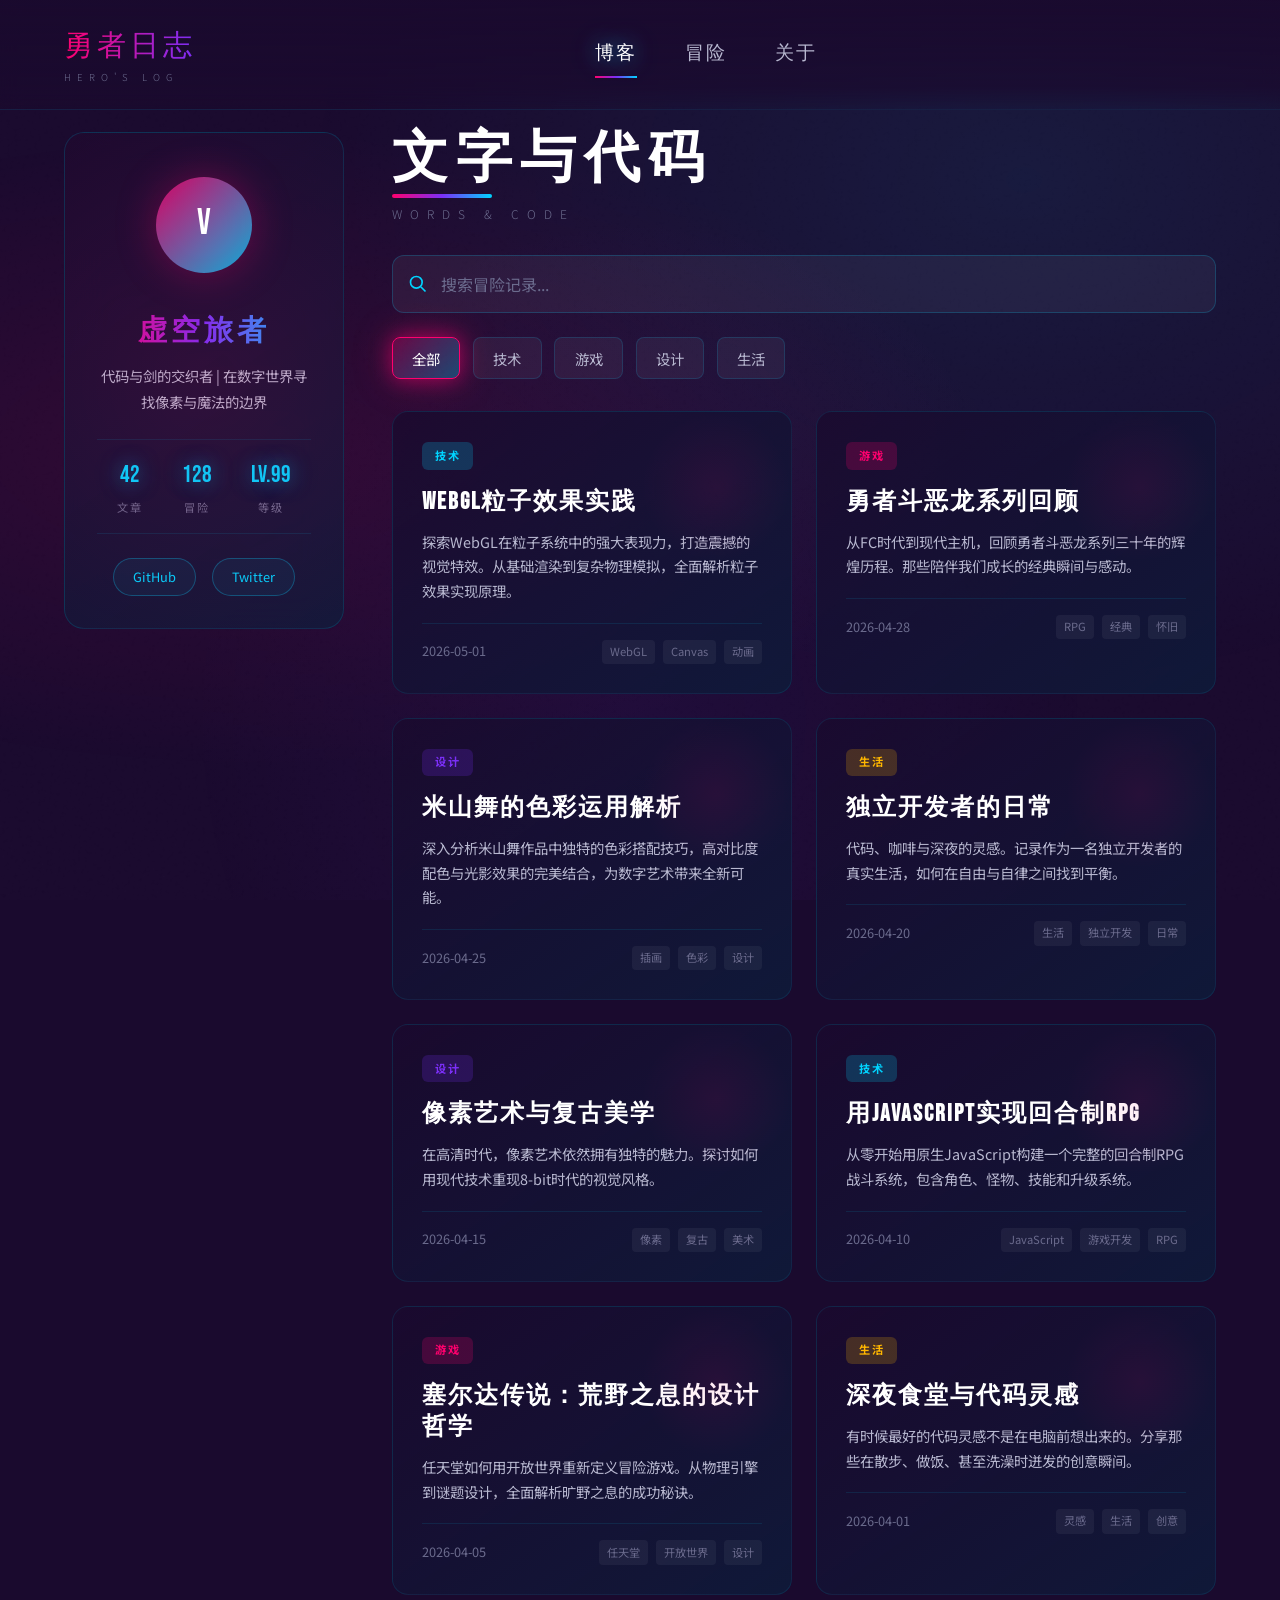
<file: index.html>
<!DOCTYPE html>
<html lang="zh-CN">
<head>
  <meta charset="UTF-8">
  <meta name="viewport" content="width=device-width, initial-scale=1.0">
  <title>勇者日志 | 个人博客与冒险</title>
  <link rel="preconnect" href="https://fonts.googleapis.com">
  <link href="https://fonts.googleapis.com/css2?family=Bebas+Neue&family=Noto+Sans+SC:wght@300;400;700;900&family=Press+Start+2P&display=swap" rel="stylesheet">
  <link rel="stylesheet" href="css/styles.css">
</head>
<body>
  <div id="particle-canvas"></div>
  
  <nav class="main-nav">
    <div class="nav-logo">
      <span class="logo-text">勇者日志</span>
      <span class="logo-sub">HERO'S LOG</span>
    </div>
    <ul class="nav-links">
      <li class="nav-item active" data-page="blog">博客</li>
      <li class="nav-item" data-page="game">冒险</li>
      <li class="nav-item" data-page="about">关于</li>
    </ul>
    <div class="nav-indicator"></div>
  </nav>

  <main class="main-content">
    <section id="blog-page" class="page active">
      <div class="blog-container">
        <div class="blog-sidebar">
          <div class="profile-card">
            <div class="profile-image">
              <svg viewBox="0 0 200 200" xmlns="http://www.w3.org/2000/svg">
                <defs>
                  <linearGradient id="profileGrad" x1="0%" y1="0%" x2="100%" y2="100%">
                    <stop offset="0%" style="stop-color:#ff006e;stop-opacity:0.8"/>
                    <stop offset="100%" style="stop-color:#00d4ff;stop-opacity:0.8"/>
                  </linearGradient>
                </defs>
                <circle cx="100" cy="100" r="80" fill="url(#profileGrad)"/>
                <text x="100" y="115" text-anchor="middle" fill="white" font-size="60" font-family="Bebas Neue">V</text>
              </svg>
            </div>
            <h2 class="profile-name">虚空旅者</h2>
            <p class="profile-bio">代码与剑的交织者 | 在数字世界寻找像素与魔法的边界</p>
            <div class="profile-stats">
              <div class="stat">
                <span class="stat-num">42</span>
                <span class="stat-label">文章</span>
              </div>
              <div class="stat">
                <span class="stat-num">128</span>
                <span class="stat-label">冒险</span>
              </div>
              <div class="stat">
                <span class="stat-num">Lv.99</span>
                <span class="stat-label">等级</span>
              </div>
            </div>
            <div class="profile-socials">
              <a href="#" class="social-link">GitHub</a>
              <a href="#" class="social-link">Twitter</a>
            </div>
          </div>
        </div>

        <div class="blog-main">
          <div class="blog-header">
            <h1 class="page-title">
              <span class="title-main">文字与代码</span>
              <span class="title-sub">WORDS & CODE</span>
            </h1>
            <div class="blog-controls">
              <div class="search-box">
                <input type="text" id="searchInput" placeholder="搜索冒险记录...">
                <svg class="search-icon" viewBox="0 0 24 24" width="20" height="20">
                  <path fill="none" stroke="#00d4ff" stroke-width="2" d="M21 21l-6-6m2-5a7 7 0 11-14 0 7 7 0 0114 0z"/>
                </svg>
              </div>
              <div class="category-filters">
                <button class="filter-btn active" data-category="all">全部</button>
                <button class="filter-btn" data-category="tech">技术</button>
                <button class="filter-btn" data-category="game">游戏</button>
                <button class="filter-btn" data-category="design">设计</button>
                <button class="filter-btn" data-category="life">生活</button>
              </div>
            </div>
          </div>

          <div class="posts-grid" id="postsGrid">
          </div>
        </div>
      </div>
    </section>

    <section id="game-page" class="page">
      <div class="game-container">
        <div class="game-header">
          <h1 class="page-title">
            <span class="title-main">勇者斗恶龙</span>
            <span class="title-sub">DRAGON QUEST</span>
          </h1>
        </div>

        <div class="game-layout">
          <div class="game-panel character-panel">
            <h3 class="panel-title">勇者状态</h3>
            <div class="character-info">
              <div class="char-name">
                <span class="label">勇者</span>
                <span class="level" id="playerLevel">Lv.1</span>
              </div>
              <div class="char-stats">
                <div class="stat-bar">
                  <div class="stat-label-row">
                    <span>HP</span>
                    <span id="playerHp">50/50</span>
                  </div>
                  <div class="bar-container">
                    <div class="bar-fill hp-fill" id="playerHpBar" style="width: 100%"></div>
                  </div>
                </div>
                <div class="stat-bar">
                  <div class="stat-label-row">
                    <span>MP</span>
                    <span id="playerMp">20/20</span>
                  </div>
                  <div class="bar-container">
                    <div class="bar-fill mp-fill" id="playerMpBar" style="width: 100%"></div>
                  </div>
                </div>
                <div class="stat-bar">
                  <div class="stat-label-row">
                    <span>EXP</span>
                    <span id="playerExp">0/50</span>
                  </div>
                  <div class="bar-container">
                    <div class="bar-fill exp-fill" id="playerExpBar" style="width: 0%"></div>
                  </div>
                </div>
              </div>
              <div class="char-attributes">
                <div class="attr"><span>攻击</span><span id="playerAtk">12</span></div>
                <div class="attr"><span>防御</span><span id="playerDef">8</span></div>
              </div>
            </div>
          </div>

          <div class="game-canvas-wrapper">
            <canvas id="gameCanvas"></canvas>
            <div class="game-overlay" id="gameOverlay">
              <div class="overlay-content">
                <h2 id="overlayTitle">冒险开始</h2>
                <p id="overlayMessage">选择你的行动</p>
                <button class="btn-primary" id="startGameBtn">开始冒险</button>
              </div>
            </div>
          </div>

          <div class="game-panel battle-panel">
            <h3 class="panel-title">战斗指令</h3>
            <div class="battle-actions" id="battleActions">
              <button class="action-btn attack" data-action="attack">
                <span class="action-icon">⚔️</span>
                <span class="action-text">攻击</span>
              </button>
              <button class="action-btn magic" data-action="magic">
                <span class="action-icon">🔥</span>
                <span class="action-text">火焰 (5MP)</span>
              </button>
              <button class="action-btn heal" data-action="heal">
                <span class="action-icon">✨</span>
                <span class="action-text">治疗 (8MP)</span>
              </button>
              <button class="action-btn defend" data-action="defend">
                <span class="action-icon">🛡️</span>
                <span class="action-text">防御</span>
              </button>
              <button class="action-btn item" data-action="item">
                <span class="action-icon">🧪</span>
                <span class="action-text">药水 x<span id="potionCount">3</span></span>
              </button>
            </div>
          </div>
        </div>

        <div class="battle-log" id="battleLog">
          <div class="log-header">战斗记录</div>
          <div class="log-content" id="logContent"></div>
        </div>
      </div>
    </section>

    <section id="about-page" class="page">
      <div class="about-container">
        <div class="about-header">
          <h1 class="page-title">
            <span class="title-main">关于我</span>
            <span class="title-sub">ABOUT ME</span>
          </h1>
        </div>

        <div class="about-content">
          <div class="about-card">
            <div class="about-avatar">
              <svg viewBox="0 0 300 300" xmlns="http://www.w3.org/2000/svg">
                <defs>
                  <linearGradient id="avatarGrad" x1="0%" y1="0%" x2="100%" y2="100%">
                    <stop offset="0%" style="stop-color:#ff006e;stop-opacity:0.9"/>
                    <stop offset="50%" style="stop-color:#7b2ff7;stop-opacity:0.9"/>
                    <stop offset="100%" style="stop-color:#00d4ff;stop-opacity:0.9"/>
                  </linearGradient>
                  <filter id="glow">
                    <feGaussianBlur stdDeviation="3" result="coloredBlur"/>
                    <feMerge>
                      <feMergeNode in="coloredBlur"/>
                      <feMergeNode in="SourceGraphic"/>
                    </feMerge>
                  </filter>
                </defs>
                <circle cx="150" cy="150" r="120" fill="url(#avatarGrad)" filter="url(#glow)"/>
                <text x="150" y="175" text-anchor="middle" fill="white" font-size="80" font-family="Bebas Neue">V</text>
              </svg>
            </div>
            <h2 class="about-name">虚空旅者</h2>
            <p class="about-title">全栈开发者 / 像素艺术家 / 业余冒险家</p>
            <p class="about-desc">
              在代码的世界里寻找魔法的痕迹。白天写JavaScript，夜晚在RPG游戏中拯救世界。
              相信好的设计就像好的装备，能让冒险事半功倍。
            </p>
          </div>

          <div class="skills-section">
            <h3 class="section-title">技能树</h3>
            <div class="skills-grid">
              <div class="skill-item">
                <div class="skill-icon">⚡</div>
                <div class="skill-info">
                  <span class="skill-name">JavaScript</span>
                  <div class="skill-bar"><div class="skill-fill" style="width: 95%"></div></div>
                </div>
              </div>
              <div class="skill-item">
                <div class="skill-icon">🎨</div>
                <div class="skill-info">
                  <span class="skill-name">CSS/设计</span>
                  <div class="skill-bar"><div class="skill-fill" style="width: 88%"></div></div>
                </div>
              </div>
              <div class="skill-item">
                <div class="skill-icon">🐍</div>
                <div class="skill-info">
                  <span class="skill-name">Python</span>
                  <div class="skill-bar"><div class="skill-fill" style="width: 82%"></div></div>
                </div>
              </div>
              <div class="skill-item">
                <div class="skill-icon">🎮</div>
                <div class="skill-info">
                  <span class="skill-name">游戏开发</span>
                  <div class="skill-bar"><div class="skill-fill" style="width: 75%"></div></div>
                </div>
              </div>
            </div>
          </div>

          <div class="contact-section">
            <h3 class="section-title">联系方式</h3>
            <div class="contact-links">
              <a href="#" class="contact-link">
                <span class="contact-icon">📧</span>
                <span>hero@example.com</span>
              </a>
              <a href="#" class="contact-link">
                <span class="contact-icon">🐙</span>
                <span>github.com/hero</span>
              </a>
              <a href="#" class="contact-link">
                <span class="contact-icon">🐦</span>
                <span>@hero_dev</span>
              </a>
            </div>
          </div>
        </div>
      </div>
    </section>
  </main>

  <svg style="display: none">
    <defs>
      <filter id="noise">
        <feTurbulence type="fractalNoise" baseFrequency="0.9" numOctaves="4" stitchTiles="stitch"/>
        <feColorMatrix type="saturate" values="0"/>
      </filter>
    </defs>
  </svg>

  <script src="js/game.js"></script>
  <script src="js/main.js"></script>
</body>
</html>
</file>
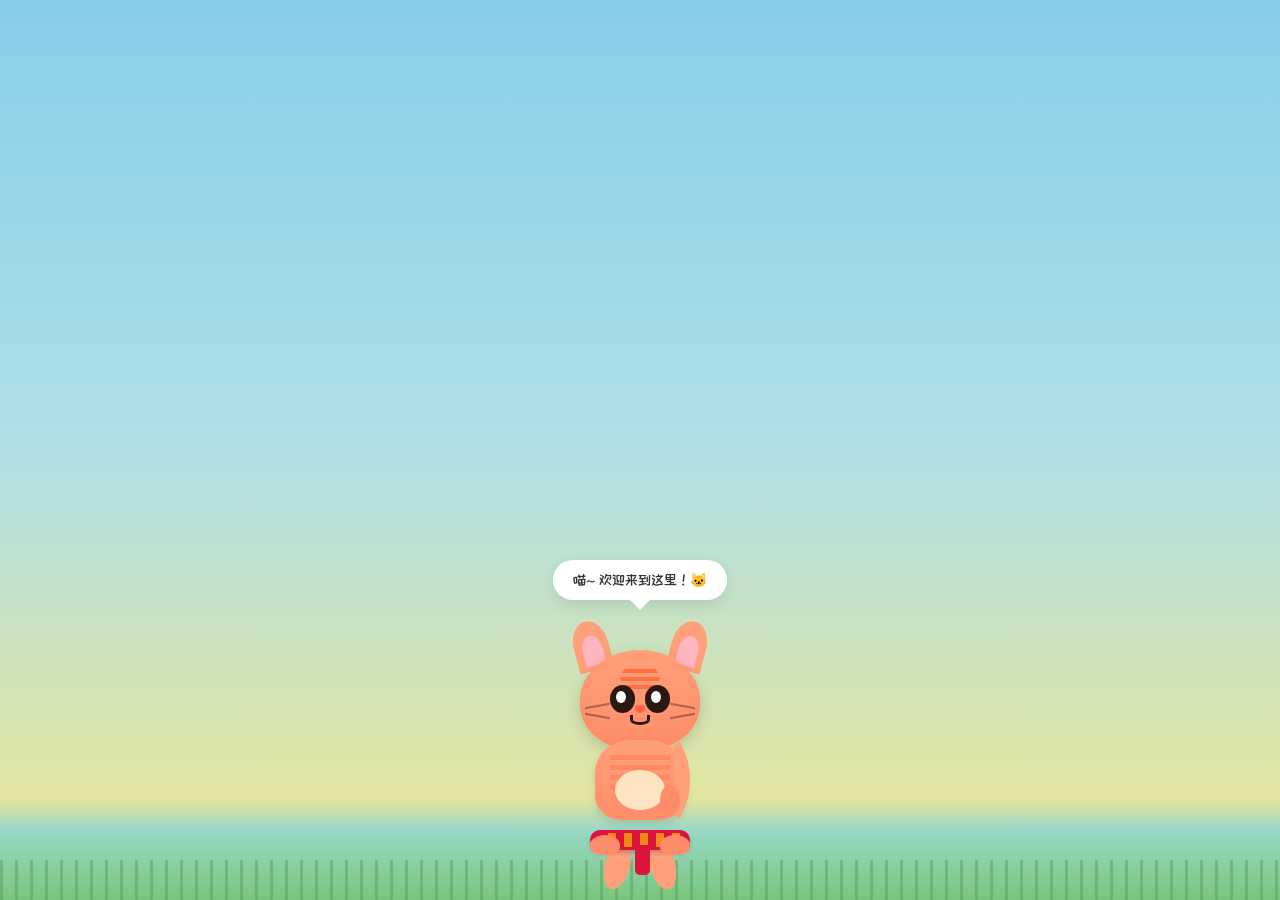
<file: palico-pet/index.html>
<!DOCTYPE html>
<html lang="zh-CN">
<head>
    <meta charset="UTF-8">
    <meta name="viewport" content="width=device-width, initial-scale=1.0">
    <title>艾露猫桌面宠物 | Palico Desktop Pet</title>
    <link rel="stylesheet" href="styles.css">
    <link href="https://fonts.googleapis.com/css2?family=ZCOOL+KuaiLe&display=swap" rel="stylesheet">
</head>
<body>
    <div id="desktop-pet">
        <!-- 对话气泡 -->
        <div id="speech-bubble" class="hidden">
            <div id="bubble-text"></div>
        </div>

        <!-- 艾露猫主体 -->
        <div id="palico">
            <!-- 耳朵 -->
            <div id="ears">
                <div id="ear-left" class="ear"></div>
                <div id="ear-right" class="ear"></div>
            </div>

            <!-- 头部 -->
            <div id="head">
                <!-- 眼睛 -->
                <div id="eyes">
                    <div id="eye-left" class="eye">
                        <div class="pupil"></div>
                    </div>
                    <div id="eye-right" class="eye">
                        <div class="pupil"></div>
                    </div>
                </div>

                <!-- 鼻子 -->
                <div id="nose"></div>

                <!-- 嘴巴 -->
                <div id="mouth"></div>

                <!-- 胡须 -->
                <div id="whiskers">
                    <div id="whisker-left-1" class="whisker"></div>
                    <div id="whisker-left-2" class="whisker"></div>
                    <div id="whisker-right-1" class="whisker"></div>
                    <div id="whisker-right-2" class="whisker"></div>
                </div>
            </div>

            <!-- 身体 -->
            <div id="body">
                <!-- 围巾 -->
                <div id="scarf"></div>
                <!-- 围巾尾巴 -->
                <div id="scarf-tail"></div>
                <!-- 手臂 -->
                <div id="arm-left" class="arm"></div>
                <div id="arm-right" class="arm"></div>
            </div>

            <!-- 尾巴 -->
            <div id="tail"></div>

            <!-- 脚 -->
            <div id="feet">
                <div id="foot-left" class="foot"></div>
                <div id="foot-right" class="foot"></div>
            </div>
        </div>

        <!-- 状态指示器 -->
        <div id="status-bar">
            <div id="hunger-bar" class="bar">
                <div class="bar-label">🍖 饥饿度</div>
                <div class="bar-fill" id="hunger-fill"></div>
            </div>
            <div id="happiness-bar" class="bar">
                <div class="bar-label">😊 心情</div>
                <div class="bar-fill" id="happiness-fill"></div>
            </div>
            <div id="energy-bar" class="bar">
                <div class="bar-label">⚡ 精力</div>
                <div class="bar-fill" id="energy-fill"></div>
            </div>
        </div>

        <!-- 控制面板 -->
        <div id="controls">
            <button id="btn-feed" class="control-btn" title="喂食">🍖 喂食</button>
            <button id="btn-play" class="control-btn" title="玩耍">🎾 玩耍</button>
            <button id="btn-rest" class="control-btn" title="休息">💤 休息</button>
            <button id="btn-pet" class="control-btn" title="抚摸">❤️ 抚摸</button>
        </div>
    </div>

    <script src="script.js"></script>
</body>
</html>
</file>
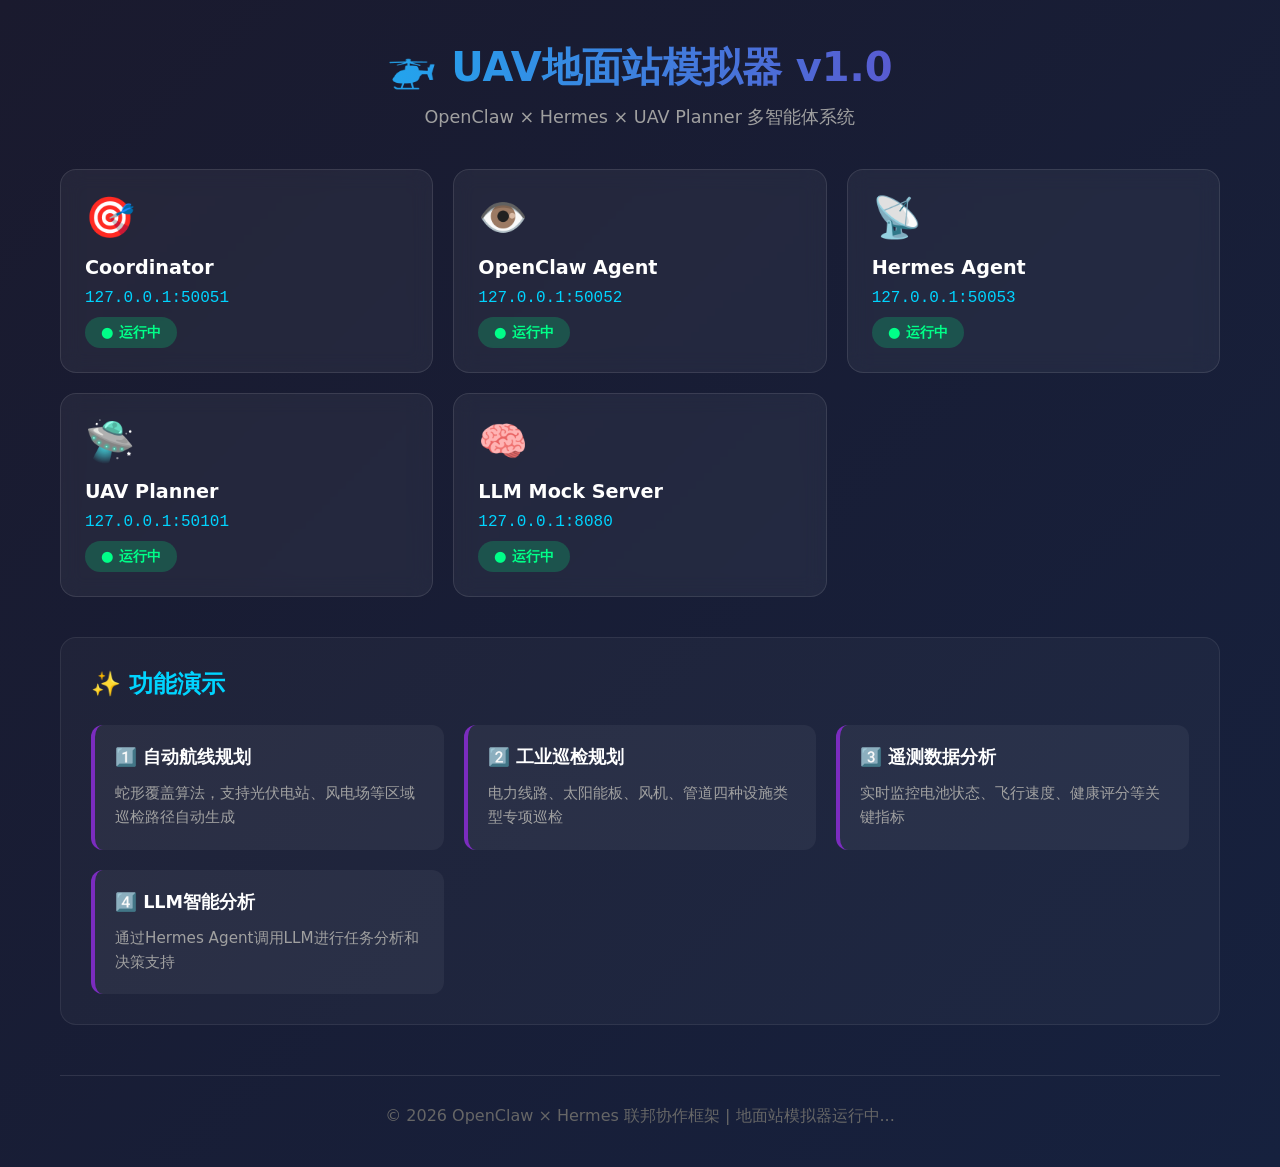
<file: ground_station_status.html>
<!DOCTYPE html>
<html lang="zh-CN">
<head>
    <meta charset="UTF-8">
    <meta name="viewport" content="width=device-width, initial-scale=1.0">
    <title>🚁 UAV地面站模拟器 - 状态监控</title>
    <style>
        * { margin: 0; padding: 0; box-sizing: border-box; }
        body { font-family: 'Segoe UI', system-ui, sans-serif; background: linear-gradient(135deg, #1a1a2e 0%, #16213e 100%); color: #fff; min-height: 100vh; }
        .container { max-width: 1200px; margin: 0 auto; padding: 40px 20px; }
        .header { text-align: center; margin-bottom: 40px; }
        .header h1 { font-size: 2.5rem; margin-bottom: 10px; background: linear-gradient(90deg, #00d4ff, #7b2cbf); -webkit-background-clip: text; -webkit-text-fill-color: transparent; }
        .header p { color: #a0a0a0; font-size: 1.1rem; }
        .status-grid { display: grid; grid-template-columns: repeat(auto-fit, minmax(280px, 1fr)); gap: 20px; margin-bottom: 40px; }
        .status-card { background: rgba(255, 255, 255, 0.05); border-radius: 16px; padding: 24px; border: 1px solid rgba(255, 255, 255, 0.1); backdrop-filter: blur(10px); transition: transform 0.3s, box-shadow 0.3s; }
        .status-card:hover { transform: translateY(-5px); box-shadow: 0 10px 40px rgba(0, 212, 255, 0.2); }
        .status-card .icon { font-size: 2.5rem; margin-bottom: 15px; }
        .status-card h3 { font-size: 1.2rem; margin-bottom: 10px; }
        .status-card .address { color: #00d4ff; font-family: 'Courier New', monospace; margin-bottom: 10px; }
        .status-card .status { display: inline-block; padding: 6px 16px; border-radius: 20px; font-weight: 600; font-size: 0.9rem; }
        .status-online { background: rgba(0, 255, 136, 0.2); color: #00ff88; }
        .status-offline { background: rgba(255, 68, 68, 0.2); color: #ff4444; }
        .demo-section { background: rgba(255, 255, 255, 0.03); border-radius: 16px; padding: 30px; border: 1px solid rgba(255, 255, 255, 0.08); }
        .demo-section h2 { font-size: 1.5rem; margin-bottom: 25px; color: #00d4ff; }
        .demo-grid { display: grid; grid-template-columns: repeat(auto-fit, minmax(300px, 1fr)); gap: 20px; }
        .demo-card { background: rgba(255, 255, 255, 0.05); border-radius: 12px; padding: 20px; border-left: 4px solid #7b2cbf; }
        .demo-card h4 { font-size: 1.1rem; margin-bottom: 12px; color: #fff; }
        .demo-card p { color: #a0a0a0; font-size: 0.95rem; line-height: 1.6; }
        .footer { text-align: center; margin-top: 50px; padding-top: 30px; border-top: 1px solid rgba(255, 255, 255, 0.1); color: #666; }
        .pulse { animation: pulse 2s infinite; }
        @keyframes pulse { 0%, 100% { opacity: 1; } 50% { opacity: 0.5; } }
    </style>
</head>
<body>
    <div class="container">
        <div class="header">
            <h1>🚁 UAV地面站模拟器 v1.0</h1>
            <p>OpenClaw × Hermes × UAV Planner 多智能体系统</p>
        </div>

        <div class="status-grid">
            <div class="status-card">
                <div class="icon">🎯</div>
                <h3>Coordinator</h3>
                <div class="address">127.0.0.1:50051</div>
                <span class="status status-online pulse">● 运行中</span>
            </div>
            <div class="status-card">
                <div class="icon">👁️</div>
                <h3>OpenClaw Agent</h3>
                <div class="address">127.0.0.1:50052</div>
                <span class="status status-online pulse">● 运行中</span>
            </div>
            <div class="status-card">
                <div class="icon">📡</div>
                <h3>Hermes Agent</h3>
                <div class="address">127.0.0.1:50053</div>
                <span class="status status-online pulse">● 运行中</span>
            </div>
            <div class="status-card">
                <div class="icon">🛸</div>
                <h3>UAV Planner</h3>
                <div class="address">127.0.0.1:50101</div>
                <span class="status status-online pulse">● 运行中</span>
            </div>
            <div class="status-card">
                <div class="icon">🧠</div>
                <h3>LLM Mock Server</h3>
                <div class="address">127.0.0.1:8080</div>
                <span class="status status-online pulse">● 运行中</span>
            </div>
        </div>

        <div class="demo-section">
            <h2>✨ 功能演示</h2>
            <div class="demo-grid">
                <div class="demo-card">
                    <h4>1️⃣ 自动航线规划</h4>
                    <p>蛇形覆盖算法，支持光伏电站、风电场等区域巡检路径自动生成</p>
                </div>
                <div class="demo-card">
                    <h4>2️⃣ 工业巡检规划</h4>
                    <p>电力线路、太阳能板、风机、管道四种设施类型专项巡检</p>
                </div>
                <div class="demo-card">
                    <h4>3️⃣ 遥测数据分析</h4>
                    <p>实时监控电池状态、飞行速度、健康评分等关键指标</p>
                </div>
                <div class="demo-card">
                    <h4>4️⃣ LLM智能分析</h4>
                    <p>通过Hermes Agent调用LLM进行任务分析和决策支持</p>
                </div>
            </div>
        </div>

        <div class="footer">
            <p>© 2026 OpenClaw × Hermes 联邦协作框架 | 地面站模拟器运行中...</p>
        </div>
    </div>
</body>
</html>
</file>
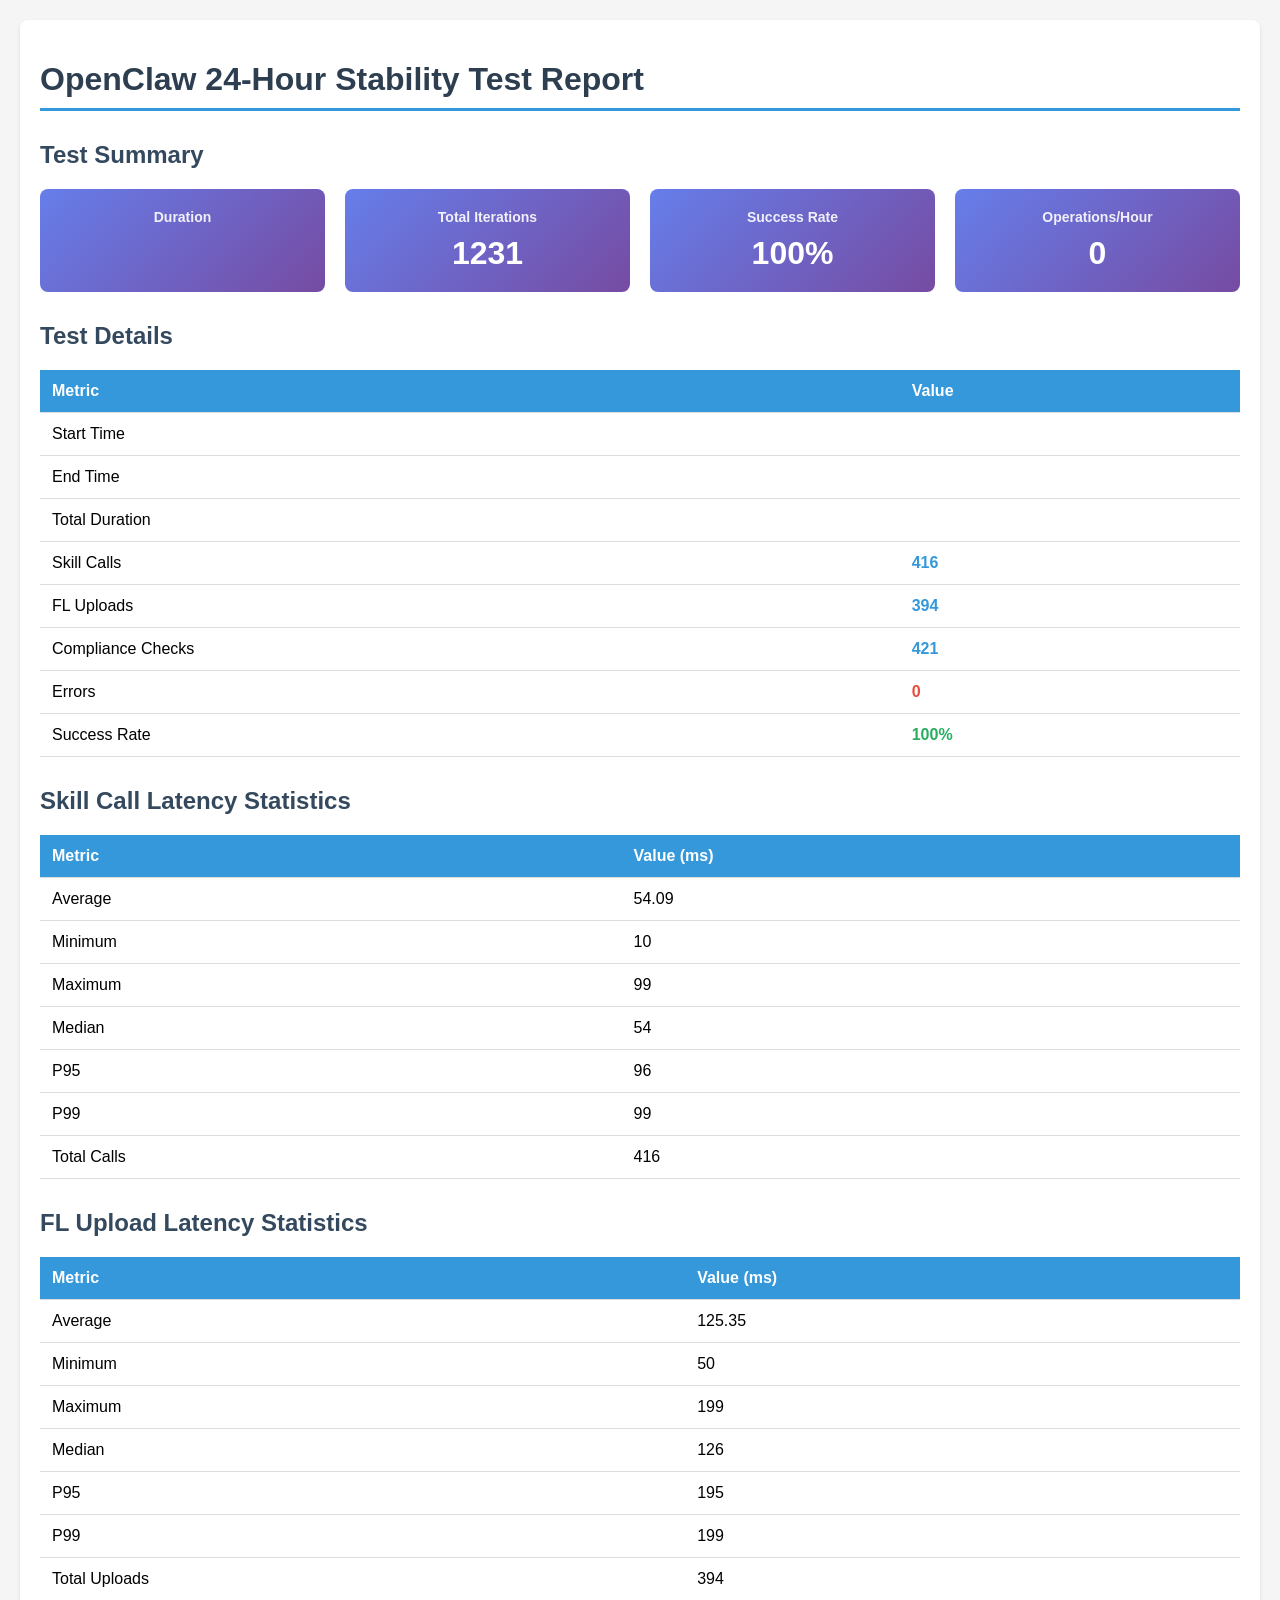
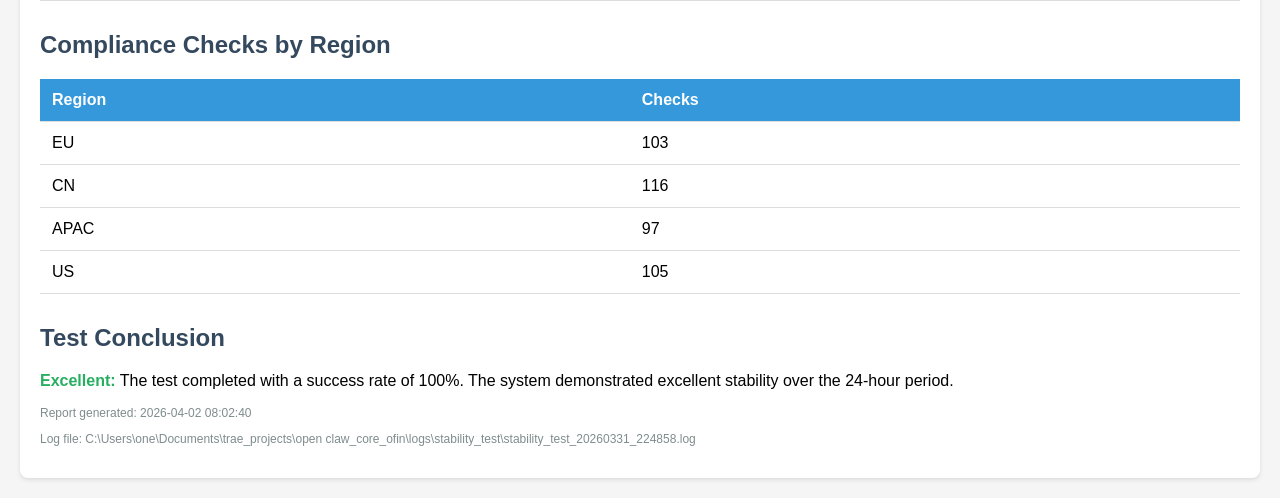
<file: reports/stability_test_report_20260402_080240.html>
﻿<!DOCTYPE html>
<html lang="en">
<head>
    <meta charset="UTF-8">
    <meta name="viewport" content="width=device-width, initial-scale=1.0">
    <title>OpenClaw 24-Hour Stability Test Report</title>
    <style>
        body {
            font-family: Arial, sans-serif;
            margin: 20px;
            background-color: #f5f5f5;
        }
        .container {
            max-width: 1200px;
            margin: 0 auto;
            background-color: white;
            padding: 20px;
            border-radius: 8px;
            box-shadow: 0 2px 4px rgba(0,0,0,0.1);
        }
        h1 {
            color: #2c3e50;
            border-bottom: 3px solid #3498db;
            padding-bottom: 10px;
        }
        h2 {
            color: #34495e;
            margin-top: 30px;
        }
        .summary {
            display: grid;
            grid-template-columns: repeat(auto-fit, minmax(200px, 1fr));
            gap: 20px;
            margin: 20px 0;
        }
        .summary-card {
            background: linear-gradient(135deg, #667eea 0%, #764ba2 100%);
            color: white;
            padding: 20px;
            border-radius: 8px;
            text-align: center;
        }
        .summary-card h3 {
            margin: 0 0 10px 0;
            font-size: 14px;
            opacity: 0.9;
        }
        .summary-card .value {
            font-size: 32px;
            font-weight: bold;
        }
        table {
            width: 100%;
            border-collapse: collapse;
            margin: 20px 0;
        }
        th, td {
            padding: 12px;
            text-align: left;
            border-bottom: 1px solid #ddd;
        }
        th {
            background-color: #3498db;
            color: white;
        }
        tr:hover {
            background-color: #f5f5f5;
        }
        .success {
            color: #27ae60;
            font-weight: bold;
        }
        .error {
            color: #e74c3c;
            font-weight: bold;
        }
        .warning {
            color: #f39c12;
            font-weight: bold;
        }
        .info {
            color: #3498db;
            font-weight: bold;
        }
        .log-entry {
            font-family: monospace;
            background-color: #f8f9fa;
            padding: 10px;
            margin: 5px 0;
            border-left: 3px solid #3498db;
        }
        .error-log {
            color: #e74c3c;
            border-left-color: #e74c3c;
        }
        .timestamp {
            color: #7f8c8d;
            font-size: 12px;
        }
    </style>
</head>
<body>
    <div class="container">
        <h1>OpenClaw 24-Hour Stability Test Report</h1>
        
        <h2>Test Summary</h2>
        <div class="summary">
            <div class="summary-card">
                <h3>Duration</h3>
                <div class="value"></div>
            </div>
            <div class="summary-card">
                <h3>Total Iterations</h3>
                <div class="value">1231</div>
            </div>
            <div class="summary-card">
                <h3>Success Rate</h3>
                <div class="value">100%</div>
            </div>
            <div class="summary-card">
                <h3>Operations/Hour</h3>
                <div class="value">0</div>
            </div>
        </div>
        
        <h2>Test Details</h2>
        <table>
            <tr>
                <th>Metric</th>
                <th>Value</th>
            </tr>
            <tr>
                <td>Start Time</td>
                <td></td>
            </tr>
            <tr>
                <td>End Time</td>
                <td></td>
            </tr>
            <tr>
                <td>Total Duration</td>
                <td></td>
            </tr>
            <tr>
                <td>Skill Calls</td>
                <td class="info">416</td>
            </tr>
            <tr>
                <td>FL Uploads</td>
                <td class="info">394</td>
            </tr>
            <tr>
                <td>Compliance Checks</td>
                <td class="info">421</td>
            </tr>
            <tr>
                <td>Errors</td>
                <td class="error">0</td>
            </tr>
            <tr>
                <td>Success Rate</td>
                <td class="success">100%</td>
            </tr>
        </table>        <h2>Skill Call Latency Statistics</h2>
        <table>
            <tr>
                <th>Metric</th>
                <th>Value (ms)</th>
            </tr>
            <tr>
                <td>Average</td>
                <td>54.09</td>
            </tr>
            <tr>
                <td>Minimum</td>
                <td>10</td>
            </tr>
            <tr>
                <td>Maximum</td>
                <td>99</td>
            </tr>
            <tr>
                <td>Median</td>
                <td>54</td>
            </tr>
            <tr>
                <td>P95</td>
                <td>96</td>
            </tr>
            <tr>
                <td>P99</td>
                <td>99</td>
            </tr>
            <tr>
                <td>Total Calls</td>
                <td>416</td>
            </tr>
        </table>        <h2>FL Upload Latency Statistics</h2>
        <table>
            <tr>
                <th>Metric</th>
                <th>Value (ms)</th>
            </tr>
            <tr>
                <td>Average</td>
                <td>125.35</td>
            </tr>
            <tr>
                <td>Minimum</td>
                <td>50</td>
            </tr>
            <tr>
                <td>Maximum</td>
                <td>199</td>
            </tr>
            <tr>
                <td>Median</td>
                <td>126</td>
            </tr>
            <tr>
                <td>P95</td>
                <td>195</td>
            </tr>
            <tr>
                <td>P99</td>
                <td>199</td>
            </tr>
            <tr>
                <td>Total Uploads</td>
                <td>394</td>
            </tr>
        </table>        <h2>Compliance Checks by Region</h2>
        <table>
            <tr>
                <th>Region</th>
                <th>Checks</th>
            </tr>            <tr>
                <td>EU</td>
                <td>103</td>
            </tr>            <tr>
                <td>CN</td>
                <td>116</td>
            </tr>            <tr>
                <td>APAC</td>
                <td>97</td>
            </tr>            <tr>
                <td>US</td>
                <td>105</td>
            </tr>        </table>        <h2>Test Conclusion</h2>
        <p>            <span class="success">Excellent:</span> The test completed with a success rate of 100%. 
            The system demonstrated excellent stability over the 24-hour period.        </p>
        
        <p class="timestamp">Report generated: 2026-04-02 08:02:40</p>
        <p class="timestamp">Log file: C:\Users\one\Documents\trae_projects\open claw_core_ofin\logs\stability_test\stability_test_20260331_224858.log</p>
    </div>
</body>
</html>
</file>
<file: css/styles.css>
*, *::before, *::after {
  box-sizing: border-box;
  margin: 0;
  padding: 0;
}

:root {
  --bg-primary: #1a0a2e;
  --bg-secondary: #0f1a3a;
  --bg-tertiary: #16213e;
  --accent-cyan: #00d4ff;
  --accent-magenta: #ff006e;
  --accent-purple: #7b2ff7;
  --accent-gold: #ffb700;
  --accent-green: #39ff14;
  --text-primary: #ffffff;
  --text-secondary: #b8b8d0;
  --text-muted: #6b6b8d;
  --gradient-hero: linear-gradient(135deg, #1a0a2e 0%, #0f3460 50%, #1a0a2e 100%);
  --gradient-card: linear-gradient(145deg, rgba(26,10,46,0.8) 0%, rgba(15,26,58,0.9) 100%);
  --gradient-accent: linear-gradient(90deg, #ff006e, #7b2ff7, #00d4ff);
  --glow-cyan: 0 0 20px rgba(0, 212, 255, 0.5), 0 0 40px rgba(0, 212, 255, 0.3);
  --glow-magenta: 0 0 20px rgba(255, 0, 110, 0.5), 0 0 40px rgba(255, 0, 110, 0.3);
  --glow-gold: 0 0 20px rgba(255, 183, 0, 0.5), 0 0 40px rgba(255, 183, 0, 0.3);
  --shadow-card: 0 10px 40px rgba(0,0,0,0.4);
  --font-display: 'Bebas Neue', sans-serif;
  --font-body: 'Noto Sans SC', sans-serif;
  --font-pixel: 'Press Start 2P', monospace;
}

@keyframes float {
  0%, 100% { transform: translateY(0); }
  50% { transform: translateY(-15px); }
}

@keyframes glow-pulse {
  0%, 100% { filter: brightness(1); }
  50% { filter: brightness(1.3); }
}

@keyframes slide-up {
  from { opacity: 0; transform: translateY(30px); }
  to { opacity: 1; transform: translateY(0); }
}

@keyframes slide-in-left {
  from { opacity: 0; transform: translateX(-50px); }
  to { opacity: 1; transform: translateX(0); }
}

@keyframes rotate-slow {
  from { transform: rotate(0deg); }
  to { transform: rotate(360deg); }
}

@keyframes particle-float {
  0% { transform: translateY(100vh) rotate(0deg); opacity: 0; }
  10% { opacity: 1; }
  90% { opacity: 1; }
  100% { transform: translateY(-10vh) rotate(720deg); opacity: 0; }
}

@keyframes shimmer {
  0% { background-position: -200% center; }
  100% { background-position: 200% center; }
}

html {
  scroll-behavior: smooth;
}

body {
  font-family: var(--font-body);
  background: var(--bg-primary);
  color: var(--text-primary);
  min-height: 100vh;
  overflow-x: hidden;
  line-height: 1.6;
  position: relative;
}

body::before {
  content: '';
  position: fixed;
  top: 0;
  left: 0;
  width: 100%;
  height: 100%;
  background: 
    radial-gradient(ellipse at 20% 50%, rgba(255,0,110,0.1) 0%, transparent 50%),
    radial-gradient(ellipse at 80% 20%, rgba(0,212,255,0.08) 0%, transparent 50%),
    radial-gradient(ellipse at 50% 80%, rgba(123,47,247,0.06) 0%, transparent 50%);
  pointer-events: none;
  z-index: 0;
}

body::after {
  content: '';
  position: fixed;
  top: 0;
  left: 0;
  width: 100%;
  height: 100%;
  background-image: url("data:image/svg+xml,%3Csvg viewBox='0 0 256 256' xmlns='http://www.w3.org/2000/svg'%3E%3Cfilter id='noise'%3E%3CfeTurbulence type='fractalNoise' baseFrequency='0.9' numOctaves='4' stitchTiles='stitch'/%3E%3CfeColorMatrix type='saturate' values='0'/%3E%3C/filter%3E%3Crect width='100%25' height='100%25' filter='url(%23noise)' opacity='0.03'/%3E%3C/svg%3E");
  pointer-events: none;
  z-index: 0;
  opacity: 0.5;
}

.main-nav {
  position: fixed;
  top: 0;
  left: 0;
  right: 0;
  display: flex;
  align-items: center;
  justify-content: space-between;
  padding: 1.5rem 4rem;
  z-index: 1000;
  background: linear-gradient(180deg, rgba(26,10,46,0.95) 0%, rgba(26,10,46,0.7) 80%, transparent 100%);
  backdrop-filter: blur(10px);
  border-bottom: 1px solid rgba(0,212,255,0.1);
}

.nav-logo {
  display: flex;
  flex-direction: column;
  position: relative;
}

.logo-text {
  font-family: var(--font-display);
  font-size: 1.8rem;
  letter-spacing: 4px;
  background: var(--gradient-accent);
  background-size: 200% auto;
  -webkit-background-clip: text;
  background-clip: text;
  -webkit-text-fill-color: transparent;
  animation: shimmer 3s linear infinite;
}

.logo-sub {
  font-size: 0.6rem;
  letter-spacing: 6px;
  color: var(--text-muted);
  font-weight: 300;
}

.nav-links {
  display: flex;
  list-style: none;
  gap: 3rem;
  position: relative;
}

.nav-item {
  font-family: var(--font-display);
  font-size: 1.2rem;
  letter-spacing: 2px;
  cursor: pointer;
  padding: 0.5rem 0;
  color: var(--text-secondary);
  transition: all 0.3s ease;
  position: relative;
}

.nav-item::after {
  content: '';
  position: absolute;
  bottom: 0;
  left: 0;
  width: 0;
  height: 2px;
  background: var(--gradient-accent);
  transition: width 0.3s ease;
}

.nav-item:hover,
.nav-item.active {
  color: var(--text-primary);
  text-shadow: var(--glow-cyan);
}

.nav-item:hover::after,
.nav-item.active::after {
  width: 100%;
}

.main-content {
  position: relative;
  z-index: 1;
  padding-top: 100px;
  min-height: 100vh;
}

.page {
  position: absolute;
  visibility: hidden;
  opacity: 0;
  transform: translateY(20px);
  transition: all 0.5s cubic-bezier(0.4, 0, 0.2, 1);
  padding: 2rem 4rem;
  width: 100%;
  left: 0;
  top: 0;
  pointer-events: none;
}

.page.active {
  position: relative;
  visibility: visible;
  opacity: 1;
  transform: translateY(0);
  pointer-events: auto;
  top: auto;
  left: auto;
}

.page-title {
  display: flex;
  flex-direction: column;
  margin-bottom: 2rem;
  position: relative;
}

.title-main {
  font-family: var(--font-display);
  font-size: 3.5rem;
  letter-spacing: 8px;
  line-height: 1;
  position: relative;
}

.title-main::after {
  content: '';
  position: absolute;
  bottom: -10px;
  left: 0;
  width: 100px;
  height: 4px;
  background: var(--gradient-accent);
  border-radius: 2px;
}

.title-sub {
  font-size: 0.75rem;
  letter-spacing: 8px;
  color: var(--text-muted);
  font-weight: 300;
  margin-top: 1rem;
}

.blog-container {
  display: grid;
  grid-template-columns: 320px 1fr;
  gap: 3rem;
  max-width: 1600px;
  margin: 0 auto;
}

.blog-sidebar {
  position: sticky;
  top: 120px;
  height: fit-content;
}

.profile-card {
  background: var(--gradient-card);
  border: 1px solid rgba(0,212,255,0.15);
  border-radius: 20px;
  padding: 2rem;
  backdrop-filter: blur(20px);
  position: relative;
  overflow: hidden;
  animation: slide-in-left 0.6s ease-out;
}

.profile-card::before {
  content: '';
  position: absolute;
  top: -50%;
  right: -50%;
  width: 200%;
  height: 200%;
  background: radial-gradient(circle, rgba(255,0,110,0.1) 0%, transparent 60%);
  animation: rotate-slow 20s linear infinite;
  pointer-events: none;
}

.profile-image {
  width: 120px;
  height: 120px;
  margin: 0 auto 1.5rem;
  position: relative;
}

.profile-image svg {
  width: 100%;
  height: 100%;
  filter: drop-shadow(0 0 20px rgba(255,0,110,0.4));
  animation: float 4s ease-in-out infinite;
}

.profile-name {
  text-align: center;
  font-family: var(--font-display);
  font-size: 1.8rem;
  letter-spacing: 4px;
  margin-bottom: 0.5rem;
  background: var(--gradient-accent);
  -webkit-background-clip: text;
  background-clip: text;
  -webkit-text-fill-color: transparent;
}

.profile-bio {
  text-align: center;
  color: var(--text-secondary);
  font-size: 0.9rem;
  margin-bottom: 1.5rem;
  line-height: 1.8;
}

.profile-stats {
  display: flex;
  justify-content: space-around;
  padding: 1rem 0;
  border-top: 1px solid rgba(0,212,255,0.1);
  border-bottom: 1px solid rgba(0,212,255,0.1);
  margin-bottom: 1.5rem;
}

.stat {
  display: flex;
  flex-direction: column;
  align-items: center;
  gap: 0.3rem;
}

.stat-num {
  font-family: var(--font-display);
  font-size: 1.5rem;
  color: var(--accent-cyan);
  text-shadow: var(--glow-cyan);
}

.stat-label {
  font-size: 0.7rem;
  color: var(--text-muted);
  letter-spacing: 2px;
}

.profile-socials {
  display: flex;
  justify-content: center;
  gap: 1rem;
}

.social-link {
  padding: 0.5rem 1.2rem;
  border: 1px solid rgba(0,212,255,0.3);
  border-radius: 20px;
  color: var(--accent-cyan);
  text-decoration: none;
  font-size: 0.8rem;
  transition: all 0.3s ease;
  background: rgba(0,212,255,0.05);
}

.social-link:hover {
  background: rgba(0,212,255,0.15);
  box-shadow: var(--glow-cyan);
  transform: translateY(-2px);
}

.blog-main {
  animation: slide-up 0.6s ease-out 0.2s both;
}

.blog-controls {
  display: flex;
  flex-direction: column;
  gap: 1.5rem;
  margin-bottom: 2rem;
}

.search-box {
  position: relative;
  width: 100%;
}

.search-box input {
  width: 100%;
  padding: 1rem 1.5rem 1rem 3rem;
  background: rgba(255,255,255,0.05);
  border: 1px solid rgba(0,212,255,0.2);
  border-radius: 12px;
  color: var(--text-primary);
  font-size: 1rem;
  transition: all 0.3s ease;
  font-family: var(--font-body);
}

.search-box input::placeholder {
  color: var(--text-muted);
}

.search-box input:focus {
  outline: none;
  border-color: var(--accent-cyan);
  box-shadow: var(--glow-cyan);
  background: rgba(255,255,255,0.08);
}

.search-icon {
  position: absolute;
  left: 1rem;
  top: 50%;
  transform: translateY(-50%);
  pointer-events: none;
}

.category-filters {
  display: flex;
  gap: 0.8rem;
  flex-wrap: wrap;
}

.filter-btn {
  padding: 0.6rem 1.2rem;
  background: rgba(255,255,255,0.05);
  border: 1px solid rgba(0,212,255,0.15);
  border-radius: 8px;
  color: var(--text-secondary);
  cursor: pointer;
  transition: all 0.3s ease;
  font-family: var(--font-body);
  font-size: 0.9rem;
}

.filter-btn:hover {
  background: rgba(0,212,255,0.1);
  border-color: var(--accent-cyan);
  transform: translateY(-2px);
}

.filter-btn.active {
  background: linear-gradient(135deg, rgba(255,0,110,0.3), rgba(0,212,255,0.3));
  border-color: var(--accent-magenta);
  color: var(--text-primary);
  box-shadow: var(--glow-magenta);
}

.posts-grid {
  display: grid;
  grid-template-columns: repeat(auto-fill, minmax(320px, 1fr));
  gap: 1.5rem;
}

.post-card {
  background: var(--gradient-card);
  border: 1px solid rgba(0,212,255,0.1);
  border-radius: 16px;
  padding: 1.8rem;
  cursor: pointer;
  transition: all 0.4s cubic-bezier(0.4, 0, 0.2, 1);
  position: relative;
  overflow: hidden;
  animation: slide-up 0.5s ease-out both;
}

.post-card::before {
  content: '';
  position: absolute;
  top: 0;
  left: 0;
  width: 100%;
  height: 4px;
  background: var(--gradient-accent);
  transform: scaleX(0);
  transition: transform 0.4s ease;
  transform-origin: left;
}

.post-card::after {
  content: '';
  position: absolute;
  top: 0;
  right: 0;
  width: 150px;
  height: 150px;
  background: radial-gradient(circle, rgba(255,0,110,0.08) 0%, transparent 70%);
  pointer-events: none;
}

.post-card:hover {
  transform: translateY(-8px);
  border-color: rgba(0,212,255,0.3);
  box-shadow: var(--shadow-card), 0 0 40px rgba(0,212,255,0.1);
}

.post-card:hover::before {
  transform: scaleX(1);
}

.post-category {
  display: inline-block;
  padding: 0.3rem 0.8rem;
  border-radius: 6px;
  font-size: 0.7rem;
  letter-spacing: 2px;
  margin-bottom: 1rem;
  font-weight: 700;
}

.post-category.tech { background: rgba(0,212,255,0.2); color: var(--accent-cyan); }
.post-category.game { background: rgba(255,0,110,0.2); color: var(--accent-magenta); }
.post-category.design { background: rgba(123,47,247,0.2); color: var(--accent-purple); }
.post-category.life { background: rgba(255,183,0,0.2); color: var(--accent-gold); }

.post-title {
  font-family: var(--font-display);
  font-size: 1.5rem;
  letter-spacing: 2px;
  margin-bottom: 0.8rem;
  line-height: 1.3;
  transition: color 0.3s ease;
}

.post-card:hover .post-title {
  text-shadow: var(--glow-cyan);
}

.post-summary {
  color: var(--text-secondary);
  font-size: 0.9rem;
  line-height: 1.7;
  margin-bottom: 1.2rem;
  display: -webkit-box;
  -webkit-line-clamp: 3;
  -webkit-box-orient: vertical;
  overflow: hidden;
}

.post-meta {
  display: flex;
  justify-content: space-between;
  align-items: center;
  font-size: 0.8rem;
  color: var(--text-muted);
  padding-top: 1rem;
  border-top: 1px solid rgba(0,212,255,0.1);
}

.post-tags {
  display: flex;
  gap: 0.5rem;
}

.tag {
  padding: 0.2rem 0.5rem;
  background: rgba(255,255,255,0.05);
  border-radius: 4px;
  font-size: 0.7rem;
}

.game-container {
  max-width: 1400px;
  margin: 0 auto;
  animation: slide-up 0.6s ease-out;
}

.game-layout {
  display: grid;
  grid-template-columns: 280px 1fr 280px;
  gap: 2rem;
  align-items: start;
}

.game-panel {
  background: var(--gradient-card);
  border: 1px solid rgba(0,212,255,0.15);
  border-radius: 16px;
  padding: 1.5rem;
  backdrop-filter: blur(20px);
}

.panel-title {
  font-family: var(--font-display);
  font-size: 1.3rem;
  letter-spacing: 3px;
  margin-bottom: 1.5rem;
  padding-bottom: 0.8rem;
  border-bottom: 2px solid rgba(0,212,255,0.2);
  text-shadow: var(--glow-cyan);
}

.character-info {
  display: flex;
  flex-direction: column;
  gap: 1.2rem;
}

.char-name {
  display: flex;
  justify-content: space-between;
  align-items: center;
}

.char-name .label {
  font-family: var(--font-display);
  font-size: 1.4rem;
  letter-spacing: 2px;
}

.char-name .level {
  font-family: var(--font-pixel);
  font-size: 0.7rem;
  color: var(--accent-gold);
  text-shadow: var(--glow-gold);
}

.stat-bar {
  display: flex;
  flex-direction: column;
  gap: 0.4rem;
}

.stat-label-row {
  display: flex;
  justify-content: space-between;
  font-size: 0.85rem;
  font-weight: 700;
}

.bar-container {
  height: 12px;
  background: rgba(255,255,255,0.1);
  border-radius: 6px;
  overflow: hidden;
  position: relative;
}

.bar-fill {
  height: 100%;
  border-radius: 6px;
  transition: width 0.5s cubic-bezier(0.4, 0, 0.2, 1);
  position: relative;
}

.bar-fill::after {
  content: '';
  position: absolute;
  top: 0;
  left: 0;
  right: 0;
  bottom: 0;
  background: linear-gradient(90deg, transparent 0%, rgba(255,255,255,0.2) 50%, transparent 100%);
  animation: shimmer 2s linear infinite;
  background-size: 200% 100%;
}

.hp-fill { background: linear-gradient(90deg, #ff006e, #ff4d6d); box-shadow: 0 0 10px rgba(255,0,110,0.5); }
.mp-fill { background: linear-gradient(90deg, #00d4ff, #0099cc); box-shadow: 0 0 10px rgba(0,212,255,0.5); }
.exp-fill { background: linear-gradient(90deg, #ffb700, #ff9500); box-shadow: 0 0 10px rgba(255,183,0,0.5); }

.char-attributes {
  display: grid;
  grid-template-columns: 1fr 1fr;
  gap: 0.8rem;
}

.attr {
  display: flex;
  justify-content: space-between;
  padding: 0.5rem 0.8rem;
  background: rgba(255,255,255,0.05);
  border-radius: 8px;
  font-size: 0.85rem;
}

.attr span:first-child { color: var(--text-muted); }
.attr span:last-child { color: var(--accent-gold); font-weight: 700; }

.game-canvas-wrapper {
  position: relative;
  background: var(--gradient-card);
  border: 1px solid rgba(0,212,255,0.15);
  border-radius: 16px;
  overflow: hidden;
  min-height: 450px;
  image-rendering: pixelated;
  image-rendering: -moz-crisp-edges;
  image-rendering: crisp-edges;
}

#gameCanvas {
  width: 100%;
  height: 100%;
  display: block;
  background: linear-gradient(180deg, #0a0a1a 0%, #1a0a2e 40%, #0f3460 100%);
}

.game-overlay {
  position: absolute;
  top: 0;
  left: 0;
  right: 0;
  bottom: 0;
  display: flex;
  align-items: center;
  justify-content: center;
  background: rgba(26,10,46,0.9);
  backdrop-filter: blur(5px);
  transition: opacity 0.4s ease;
}

.game-overlay.hidden {
  opacity: 0;
  pointer-events: none;
}

.overlay-content {
  text-align: center;
  animation: slide-up 0.5s ease-out;
}

.overlay-content h2 {
  font-family: var(--font-pixel);
  font-size: 1.5rem;
  color: var(--accent-gold);
  text-shadow: var(--glow-gold);
  margin-bottom: 1rem;
}

.overlay-content p {
  color: var(--text-secondary);
  margin-bottom: 2rem;
  font-size: 1.1rem;
}

.btn-primary {
  padding: 1rem 2.5rem;
  background: linear-gradient(135deg, rgba(255,0,110,0.8), rgba(123,47,247,0.8));
  border: none;
  border-radius: 12px;
  color: white;
  font-family: var(--font-display);
  font-size: 1.2rem;
  letter-spacing: 3px;
  cursor: pointer;
  transition: all 0.3s ease;
  position: relative;
  overflow: hidden;
}

.btn-primary::before {
  content: '';
  position: absolute;
  top: 0;
  left: -100%;
  width: 100%;
  height: 100%;
  background: linear-gradient(90deg, transparent, rgba(255,255,255,0.2), transparent);
  transition: left 0.5s ease;
}

.btn-primary:hover {
  transform: translateY(-3px);
  box-shadow: 0 10px 30px rgba(255,0,110,0.4);
}

.btn-primary:hover::before {
  left: 100%;
}

.battle-panel .battle-actions {
  display: flex;
  flex-direction: column;
  gap: 0.8rem;
}

.action-btn {
  display: flex;
  align-items: center;
  gap: 1rem;
  padding: 1rem;
  background: rgba(255,255,255,0.05);
  border: 1px solid rgba(0,212,255,0.15);
  border-radius: 12px;
  color: var(--text-primary);
  cursor: pointer;
  transition: all 0.3s ease;
  font-family: var(--font-body);
  position: relative;
  overflow: hidden;
}

.action-btn::before {
  content: '';
  position: absolute;
  left: 0;
  top: 0;
  width: 4px;
  height: 100%;
  transition: all 0.3s ease;
}

.action-btn.attack::before { background: var(--accent-magenta); }
.action-btn.magic::before { background: var(--accent-gold); }
.action-btn.heal::before { background: var(--accent-green); }
.action-btn.defend::before { background: var(--accent-cyan); }
.action-btn.item::before { background: var(--accent-purple); }

.action-btn:hover {
  transform: translateX(8px);
  border-color: rgba(0,212,255,0.4);
  background: rgba(0,212,255,0.1);
}

.action-btn:disabled {
  opacity: 0.4;
  cursor: not-allowed;
  transform: none;
}

.action-btn:disabled::before {
  opacity: 0;
}

.action-icon {
  font-size: 1.5rem;
}

.action-text {
  font-weight: 500;
  letter-spacing: 1px;
}

.battle-log {
  margin-top: 2rem;
  background: var(--gradient-card);
  border: 1px solid rgba(0,212,255,0.15);
  border-radius: 16px;
  overflow: hidden;
  max-height: 200px;
}

.log-header {
  padding: 0.8rem 1.5rem;
  background: rgba(0,212,255,0.1);
  font-family: var(--font-display);
  font-size: 1rem;
  letter-spacing: 2px;
  border-bottom: 1px solid rgba(0,212,255,0.15);
}

.log-content {
  padding: 1rem 1.5rem;
  max-height: 150px;
  overflow-y: auto;
  display: flex;
  flex-direction: column;
  gap: 0.5rem;
}

.log-content::-webkit-scrollbar {
  width: 6px;
}

.log-content::-webkit-scrollbar-track {
  background: rgba(255,255,255,0.05);
}

.log-content::-webkit-scrollbar-thumb {
  background: var(--accent-cyan);
  border-radius: 3px;
}

.log-entry {
  font-size: 0.9rem;
  padding: 0.5rem;
  border-radius: 6px;
  animation: slide-up 0.3s ease-out;
}

.log-entry.player { color: var(--accent-cyan); }
.log-entry.enemy { color: var(--accent-magenta); }
.log-entry.system { color: var(--accent-gold); }
.log-entry.heal { color: var(--accent-green); }

.about-container {
  max-width: 1200px;
  margin: 0 auto;
  animation: slide-up 0.6s ease-out;
}

.about-content {
  display: flex;
  flex-direction: column;
  gap: 3rem;
}

.about-card {
  background: var(--gradient-card);
  border: 1px solid rgba(0,212,255,0.15);
  border-radius: 24px;
  padding: 3rem;
  text-align: center;
  position: relative;
  overflow: hidden;
}

.about-card::before {
  content: '';
  position: absolute;
  top: -100px;
  right: -100px;
  width: 300px;
  height: 300px;
  background: radial-gradient(circle, rgba(255,0,110,0.15) 0%, transparent 70%);
  animation: rotate-slow 30s linear infinite;
}

.about-card::after {
  content: '';
  position: absolute;
  bottom: -100px;
  left: -100px;
  width: 300px;
  height: 300px;
  background: radial-gradient(circle, rgba(0,212,255,0.1) 0%, transparent 70%);
  animation: rotate-slow 25s linear infinite reverse;
}

.about-avatar {
  width: 180px;
  height: 180px;
  margin: 0 auto 2rem;
  position: relative;
  z-index: 1;
}

.about-avatar svg {
  width: 100%;
  height: 100%;
  filter: drop-shadow(0 0 30px rgba(123,47,247,0.5));
  animation: float 5s ease-in-out infinite;
}

.about-name {
  font-family: var(--font-display);
  font-size: 2.5rem;
  letter-spacing: 6px;
  margin-bottom: 0.5rem;
  position: relative;
  z-index: 1;
  background: var(--gradient-accent);
  -webkit-background-clip: text;
  background-clip: text;
  -webkit-text-fill-color: transparent;
}

.about-title {
  color: var(--accent-cyan);
  font-size: 1rem;
  letter-spacing: 3px;
  margin-bottom: 1.5rem;
  position: relative;
  z-index: 1;
}

.about-desc {
  max-width: 600px;
  margin: 0 auto;
  color: var(--text-secondary);
  line-height: 2;
  position: relative;
  z-index: 1;
}

.skills-section {
  background: var(--gradient-card);
  border: 1px solid rgba(0,212,255,0.15);
  border-radius: 20px;
  padding: 2.5rem;
}

.section-title {
  font-family: var(--font-display);
  font-size: 1.8rem;
  letter-spacing: 4px;
  margin-bottom: 2rem;
  text-shadow: var(--glow-cyan);
}

.skills-grid {
  display: grid;
  grid-template-columns: repeat(2, 1fr);
  gap: 1.5rem;
}

.skill-item {
  display: flex;
  align-items: center;
  gap: 1rem;
  padding: 1rem;
  background: rgba(255,255,255,0.03);
  border-radius: 12px;
  transition: all 0.3s ease;
}

.skill-item:hover {
  background: rgba(0,212,255,0.08);
  transform: translateX(5px);
}

.skill-icon {
  font-size: 2rem;
  width: 60px;
  height: 60px;
  display: flex;
  align-items: center;
  justify-content: center;
  background: rgba(0,212,255,0.1);
  border-radius: 12px;
}

.skill-info {
  flex: 1;
  display: flex;
  flex-direction: column;
  gap: 0.5rem;
}

.skill-name {
  font-weight: 700;
  letter-spacing: 1px;
}

.skill-bar {
  height: 8px;
  background: rgba(255,255,255,0.1);
  border-radius: 4px;
  overflow: hidden;
}

.skill-fill {
  height: 100%;
  background: var(--gradient-accent);
  border-radius: 4px;
  transition: width 1s cubic-bezier(0.4, 0, 0.2, 1);
  position: relative;
}

.skill-fill::after {
  content: '';
  position: absolute;
  top: 0;
  left: 0;
  right: 0;
  bottom: 0;
  background: linear-gradient(90deg, transparent, rgba(255,255,255,0.3), transparent);
  animation: shimmer 2s linear infinite;
  background-size: 200% 100%;
}

.contact-section {
  background: var(--gradient-card);
  border: 1px solid rgba(0,212,255,0.15);
  border-radius: 20px;
  padding: 2.5rem;
}

.contact-links {
  display: flex;
  flex-direction: column;
  gap: 1rem;
}

.contact-link {
  display: flex;
  align-items: center;
  gap: 1rem;
  padding: 1rem 1.5rem;
  background: rgba(255,255,255,0.03);
  border: 1px solid rgba(0,212,255,0.1);
  border-radius: 12px;
  color: var(--text-primary);
  text-decoration: none;
  transition: all 0.3s ease;
}

.contact-link:hover {
  background: rgba(0,212,255,0.08);
  border-color: var(--accent-cyan);
  transform: translateX(10px);
}

.contact-icon {
  font-size: 1.5rem;
}

#particle-canvas {
  position: fixed;
  top: 0;
  left: 0;
  width: 100%;
  height: 100%;
  pointer-events: none;
  z-index: 0;
  overflow: hidden;
}

.particle {
  position: absolute;
  width: 4px;
  height: 4px;
  background: var(--accent-cyan);
  border-radius: 50%;
  opacity: 0;
  animation: particle-float linear infinite;
  box-shadow: 0 0 10px currentColor;
}

.particle:nth-child(odd) {
  background: var(--accent-magenta);
}

.particle:nth-child(3n) {
  background: var(--accent-gold);
  width: 3px;
  height: 3px;
}

@media (max-width: 1400px) {
  .blog-container {
    grid-template-columns: 280px 1fr;
  }
  
  .game-layout {
    grid-template-columns: 240px 1fr 240px;
  }
}

@media (max-width: 1200px) {
  .main-nav {
    padding: 1.5rem 2rem;
  }
  
  .page {
    padding: 2rem;
  }
  
  .blog-container {
    grid-template-columns: 1fr;
  }
  
  .blog-sidebar {
    position: static;
  }
  
  .game-layout {
    grid-template-columns: 1fr;
  }
  
  .character-panel,
  .battle-panel {
    order: 2;
  }
  
  .game-canvas-wrapper {
    order: 1;
    max-width: 800px;
    margin: 0 auto;
    width: 100%;
  }
}

@media (max-width: 768px) {
  .main-nav {
    padding: 1rem;
    flex-direction: column;
    gap: 1rem;
  }
  
  .nav-links {
    gap: 1.5rem;
  }
  
  .page {
    padding: 1.5rem 1rem;
  }
  
  .title-main {
    font-size: 2.5rem;
  }
  
  .posts-grid {
    grid-template-columns: 1fr;
  }
  
  .skills-grid {
    grid-template-columns: 1fr;
  }
  
  .category-filters {
    flex-wrap: wrap;
  }
}

@media (max-width: 480px) {
  .nav-links {
    gap: 1rem;
  }
  
  .nav-item {
    font-size: 1rem;
  }
  
  .title-main {
    font-size: 2rem;
    letter-spacing: 4px;
  }
  
  .profile-card {
    padding: 1.5rem;
  }
  
  .about-card {
    padding: 2rem 1.5rem;
  }
}
</file>
<file: palico-pet/styles.css>
* {
    margin: 0;
    padding: 0;
    box-sizing: border-box;
}

body {
    min-height: 100vh;
    background: linear-gradient(180deg, #87CEEB 0%, #B0E0E6 50%, #F0E68C 100%);
    overflow: hidden;
    cursor: default;
    font-family: 'ZCOOL KuaiLe', cursive;
}

/* 背景装饰 */
body::before {
    content: '';
    position: fixed;
    bottom: 0;
    left: 0;
    right: 0;
    height: 100px;
    background: linear-gradient(180deg, transparent 0%, #98D8C8 30%, #7BC67C 100%);
    z-index: 0;
}

/* 草地装饰 */
body::after {
    content: '';
    position: fixed;
    bottom: 0;
    left: 0;
    right: 0;
    height: 40px;
    background: repeating-linear-gradient(
        90deg,
        #5A9E5C 0px,
        #5A9E5C 3px,
        transparent 3px,
        transparent 15px
    );
    z-index: 1;
    opacity: 0.5;
}

#desktop-pet {
    position: fixed;
    bottom: 50px;
    left: 50%;
    transform: translateX(-50%);
    z-index: 10;
}

/* ====== 艾露猫主体 ====== */
#palico {
    position: relative;
    width: 150px;
    height: 200px;
    animation: breathe 2s ease-in-out infinite;
    cursor: grab;
    transition: transform 0.3s ease;
}

#palico:hover {
    transform: scale(1.05);
}

#palico.dragging {
    cursor: grabbing;
    animation: none;
}

#palico.happy {
    animation: jump 0.5s ease-in-out;
}

#palico.sleeping {
    animation: sleep 1s ease-in-out infinite;
}

#palico.eating {
    animation: munch 0.3s ease-in-out 3;
}

/* 呼吸动画 */
@keyframes breathe {
    0%, 100% {
        transform: translateY(0) scaleY(1);
    }
    50% {
        transform: translateY(-3px) scaleY(1.02);
    }
}

@keyframes jump {
    0%, 100% {
        transform: translateY(0);
    }
    50% {
        transform: translateY(-50px);
    }
}

@keyframes sleep {
    0%, 100% {
        transform: rotate(-5deg) translateY(0);
    }
    50% {
        transform: rotate(5deg) translateY(-5px);
    }
}

@keyframes munch {
    0%, 100% {
        transform: scaleY(1);
    }
    50% {
        transform: scaleY(0.95);
    }
}

/* ====== 耳朵 ====== */
#ears {
    position: absolute;
    top: -30px;
    width: 100%;
    display: flex;
    justify-content: space-between;
    padding: 0 15px;
}

.ear {
    width: 35px;
    height: 50px;
    background: #FFA07A;
    border-radius: 50% 50% 0 0;
    position: relative;
    transform-origin: bottom center;
    animation: earWiggle 3s ease-in-out infinite;
}

.ear::after {
    content: '';
    position: absolute;
    bottom: 5px;
    left: 50%;
    transform: translateX(-50%);
    width: 20px;
    height: 30px;
    background: #FFB6C1;
    border-radius: 50% 50% 0 0;
}

#ear-left {
    transform: rotate(-15deg);
}

#ear-right {
    transform: rotate(15deg);
    animation-delay: 0.5s;
}

@keyframes earWiggle {
    0%, 100% {
        transform: rotate(var(--ear-rotate, -15deg));
    }
    50% {
        transform: rotate(calc(var(--ear-rotate, -15deg) + 5deg));
    }
}

/* ====== 头部 ====== */
#head {
    position: absolute;
    top: 0;
    width: 120px;
    height: 100px;
    left: 50%;
    transform: translateX(-50%);
    background: linear-gradient(180deg, #FFA07A 0%, #FF8C69 100%);
    border-radius: 50% 50% 45% 45%;
    box-shadow: 
        0 5px 15px rgba(0, 0, 0, 0.15),
        inset 0 -5px 10px rgba(255, 140, 105, 0.5);
}

/* 头部条纹 */
#head::before {
    content: '';
    position: absolute;
    top: 15px;
    left: 50%;
    transform: translateX(-50%);
    width: 40px;
    height: 25px;
    background: repeating-linear-gradient(
        180deg,
        transparent 0px,
        transparent 4px,
        #FF7043 4px,
        #FF7043 8px
    );
    border-radius: 50%;
}

/* 腮红 */
#head::after {
    content: '';
    position: absolute;
    bottom: 25px;
    width: 100%;
    background: radial-gradient(ellipse at 20% 50%, #FFB6C1 0%, transparent 50%),
                radial-gradient(ellipse at 80% 50%, #FFB6C1 0%, transparent 50%);
}

/* ====== 眼睛 ====== */
#eyes {
    position: absolute;
    top: 35px;
    width: 100%;
    display: flex;
    justify-content: space-around;
    padding: 0 25px;
}

.eye {
    width: 25px;
    height: 28px;
    background: #2C1810;
    border-radius: 50%;
    position: relative;
    overflow: hidden;
    transition: all 0.3s ease;
}

.eye::before {
    content: '';
    position: absolute;
    top: 6px;
    left: 6px;
    width: 10px;
    height: 12px;
    background: white;
    border-radius: 50%;
    z-index: 2;
}

.pupil {
    position: absolute;
    top: 8px;
    left: 8px;
    width: 8px;
    height: 10px;
    background: #1A0F0A;
    border-radius: 50%;
    transition: all 0.2s ease;
}

/* 眨眼动画 */
.eye.blink {
    height: 4px;
    border-radius: 10px;
}

/* 闭眼（睡觉） */
.eye.sleeping {
    height: 3px;
    border-radius: 0 0 50% 50%;
    background: #2C1810;
}

.eye.sleeping::before,
.eye.sleeping .pupil {
    display: none;
}

/* 开心眼睛 */
.eye.happy {
    height: 12px;
    border-radius: 50% 50% 0 0;
    background: #2C1810;
}

.eye.happy::before,
.eye.happy .pupil {
    display: none;
}

/* ====== 鼻子 ====== */
#nose {
    position: absolute;
    top: 55px;
    left: 50%;
    transform: translateX(-50%);
    width: 10px;
    height: 8px;
    background: #FF6347;
    border-radius: 50% 50% 50% 50% / 30% 30% 70% 70%;
}

/* ====== 嘴巴 ====== */
#mouth {
    position: absolute;
    top: 65px;
    left: 50%;
    transform: translateX(-50%);
    width: 20px;
    height: 10px;
    border: 3px solid #2C1810;
    border-top: none;
    border-radius: 0 0 50% 50%;
    transition: all 0.3s ease;
}

#mouth.eating {
    width: 15px;
    height: 15px;
    border-radius: 50%;
    background: #FF6347;
    border: none;
}

#mouth.happy {
    width: 30px;
    height: 15px;
}

/* ====== 胡须 ====== */
#whiskers {
    position: absolute;
    top: 55px;
    width: 100%;
}

.whisker {
    position: absolute;
    width: 25px;
    height: 2px;
    background: #2C1810;
    opacity: 0.4;
    transition: transform 0.2s ease;
}

#whisker-left-1 {
    left: 5px;
    transform: rotate(-10deg);
}

#whisker-left-2 {
    left: 5px;
    top: 10px;
    transform: rotate(10deg);
}

#whisker-right-1 {
    right: 5px;
    transform: rotate(10deg);
}

#whisker-right-2 {
    right: 5px;
    top: 10px;
    transform: rotate(-10deg);
}

/* ====== 身体 ====== */
#body {
    position: absolute;
    top: 90px;
    width: 90px;
    height: 80px;
    left: 50%;
    transform: translateX(-50%);
    background: linear-gradient(180deg, #FFA07A 0%, #FF8C69 100%);
    border-radius: 40% 40% 30% 30%;
    box-shadow: 0 5px 10px rgba(0, 0, 0, 0.1);
}

/* 身体条纹 */
#body::before {
    content: '';
    position: absolute;
    top: 10px;
    left: 50%;
    transform: translateX(-50%);
    width: 60px;
    height: 40px;
    background: repeating-linear-gradient(
        180deg,
        transparent 0px,
        transparent 5px,
        rgba(255, 112, 67, 0.4) 5px,
        rgba(255, 112, 67, 0.4) 10px
    );
}

/* 肚子 */
#body::after {
    content: '';
    position: absolute;
    bottom: 10px;
    left: 50%;
    transform: translateX(-50%);
    width: 50px;
    height: 40px;
    background: #FFE4C4;
    border-radius: 50%;
}

/* ====== 围巾 ====== */
#scarf {
    position: absolute;
    top: 90px;
    width: 100px;
    height: 20px;
    left: 50%;
    transform: translateX(-50%);
    background: #DC143C;
    border-radius: 10px;
    z-index: 2;
    box-shadow: 0 3px 5px rgba(0, 0, 0, 0.2);
}

#scarf::before {
    content: '';
    position: absolute;
    top: 3px;
    left: 50%;
    transform: translateX(-50%);
    width: 80px;
    height: 14px;
    background: repeating-linear-gradient(
        90deg,
        transparent 0px,
        transparent 8px,
        #FFD700 8px,
        #FFD700 16px
    );
    opacity: 0.6;
}

#scarf-tail {
    position: absolute;
    top: 105px;
    right: 35px;
    width: 15px;
    height: 30px;
    background: #DC143C;
    border-radius: 0 0 5px 5px;
    z-index: 2;
    transform-origin: top center;
    animation: scarfSwing 2s ease-in-out infinite;
}

@keyframes scarfSwing {
    0%, 100% {
        transform: rotate(-5deg);
    }
    50% {
        transform: rotate(5deg);
    }
}

/* ====== 手臂 ====== */
.arm {
    position: absolute;
    top: 100px;
    width: 25px;
    height: 50px;
    background: #FFA07A;
    border-radius: 50%;
    z-index: 1;
    transition: transform 0.3s ease;
}

#arm-left {
    left: 10px;
    transform: rotate(15deg);
}

#arm-right {
    right: 10px;
    transform: rotate(-15deg);
}

#palico.waving #arm-right {
    animation: wave 0.5s ease-in-out 3;
}

@keyframes wave {
    0%, 100% {
        transform: rotate(-15deg);
    }
    50% {
        transform: rotate(-40deg) translateY(-10px);
    }
}

/* ====== 尾巴 ====== */
#tail {
    position: absolute;
    bottom: 20px;
    right: 25px;
    width: 60px;
    height: 100px;
    background: transparent;
    border-right: 15px solid #FFA07A;
    border-top: 15px solid transparent;
    border-bottom: 15px solid transparent;
    border-radius: 0 50% 50% 0;
    transform-origin: bottom center;
    animation: tailWag 1s ease-in-out infinite;
}

#tail::after {
    content: '';
    position: absolute;
    bottom: 0;
    right: -5px;
    width: 20px;
    height: 30px;
    background: #FF8C69;
    border-radius: 50%;
}

@keyframes tailWag {
    0%, 100% {
        transform: rotate(-10deg);
    }
    50% {
        transform: rotate(10deg);
    }
}

/* ====== 脚 ====== */
.foot {
    position: absolute;
    bottom: -5px;
    width: 30px;
    height: 20px;
    background: #FF8C69;
    border-radius: 50% 50% 40% 40%;
}

#foot-left {
    left: 25px;
}

#foot-right {
    right: 25px;
}

/* ====== 对话气泡 ====== */
#speech-bubble {
    position: absolute;
    top: -80px;
    left: 50%;
    transform: translateX(-50%);
    background: white;
    padding: 12px 20px;
    border-radius: 20px;
    box-shadow: 0 5px 15px rgba(0, 0, 0, 0.1);
    white-space: nowrap;
    opacity: 0;
    transition: opacity 0.3s ease, transform 0.3s ease;
    z-index: 100;
}

#speech-bubble::after {
    content: '';
    position: absolute;
    bottom: -10px;
    left: 50%;
    transform: translateX(-50%);
    width: 0;
    height: 0;
    border-left: 10px solid transparent;
    border-right: 10px solid transparent;
    border-top: 10px solid white;
}

#speech-bubble.show {
    opacity: 1;
    transform: translateX(-50%) translateY(-10px);
}

#bubble-text {
    font-size: 14px;
    color: #333;
}

/* ====== 状态条 ====== */
#status-bar {
    position: absolute;
    top: -160px;
    left: 50%;
    transform: translateX(-50%);
    background: rgba(255, 255, 255, 0.9);
    padding: 10px;
    border-radius: 15px;
    box-shadow: 0 5px 15px rgba(0, 0, 0, 0.1);
    width: 180px;
    opacity: 0;
    transition: opacity 0.3s ease;
    z-index: 50;
}

#desktop-pet:hover #status-bar {
    opacity: 1;
}

.bar {
    margin-bottom: 8px;
}

.bar:last-child {
    margin-bottom: 0;
}

.bar-label {
    font-size: 11px;
    color: #666;
    margin-bottom: 3px;
}

.bar-fill {
    height: 8px;
    background: #E0E0E0;
    border-radius: 4px;
    overflow: hidden;
}

.bar-fill::after {
    content: '';
    display: block;
    height: 100%;
    width: var(--fill-percent, 80%);
    background: var(--fill-color, #4CAF50);
    border-radius: 4px;
    transition: width 0.5s ease, background 0.3s ease;
}

#hunger-fill::after {
    --fill-color: #FF9800;
}

#happiness-fill::after {
    --fill-color: #4CAF50;
}

#energy-fill::after {
    --fill-color: #2196F3;
}

/* ====== 控制面板 ====== */
#controls {
    position: absolute;
    bottom: -60px;
    left: 50%;
    transform: translateX(-50%);
    display: flex;
    gap: 10px;
    opacity: 0;
    transition: opacity 0.3s ease;
    z-index: 50;
}

#desktop-pet:hover #controls {
    opacity: 1;
}

.control-btn {
    padding: 8px 15px;
    border: none;
    border-radius: 20px;
    background: white;
    box-shadow: 0 3px 10px rgba(0, 0, 0, 0.1);
    cursor: pointer;
    font-family: 'ZCOOL KuaiLe', cursive;
    font-size: 13px;
    color: #333;
    transition: all 0.2s ease;
}

.control-btn:hover {
    transform: translateY(-2px);
    box-shadow: 0 5px 15px rgba(0, 0, 0, 0.15);
}

.control-btn:active {
    transform: translateY(0);
}

#btn-feed:hover {
    background: #FFF3E0;
}

#btn-play:hover {
    background: #E3F2FD;
}

#btn-rest:hover {
    background: #F3E5F5;
}

#btn-pet:hover {
    background: #FFEBEE;
}

/* ====== 特效 ====== */
.heart {
    position: absolute;
    font-size: 24px;
    animation: floatUp 1s ease-out forwards;
    pointer-events: none;
    z-index: 200;
}

@keyframes floatUp {
    0% {
        opacity: 1;
        transform: translateY(0) scale(1);
    }
    100% {
        opacity: 0;
        transform: translateY(-100px) scale(0.5);
    }
}

.zzz {
    position: absolute;
    font-size: 18px;
    color: #666;
    animation: zzzFloat 2s ease-out forwards;
    pointer-events: none;
    z-index: 200;
}

@keyframes zzzFloat {
    0% {
        opacity: 1;
        transform: translate(0, 0) scale(0.8);
    }
    100% {
        opacity: 0;
        transform: translate(30px, -80px) scale(1.2);
    }
}

.music-note {
    position: absolute;
    font-size: 20px;
    animation: musicFloat 1.5s ease-out forwards;
    pointer-events: none;
    z-index: 200;
}

@keyframes musicFloat {
    0% {
        opacity: 1;
        transform: translate(0, 0) rotate(0deg);
    }
    100% {
        opacity: 0;
        transform: translate(40px, -60px) rotate(20deg);
    }
}

/* ====== 响应式调整 ====== */
@media (max-width: 768px) {
    #palico {
        transform: scale(0.8);
    }
    
    #status-bar {
        width: 150px;
        padding: 8px;
    }
    
    .control-btn {
        padding: 6px 12px;
        font-size: 12px;
    }
}
</file>
